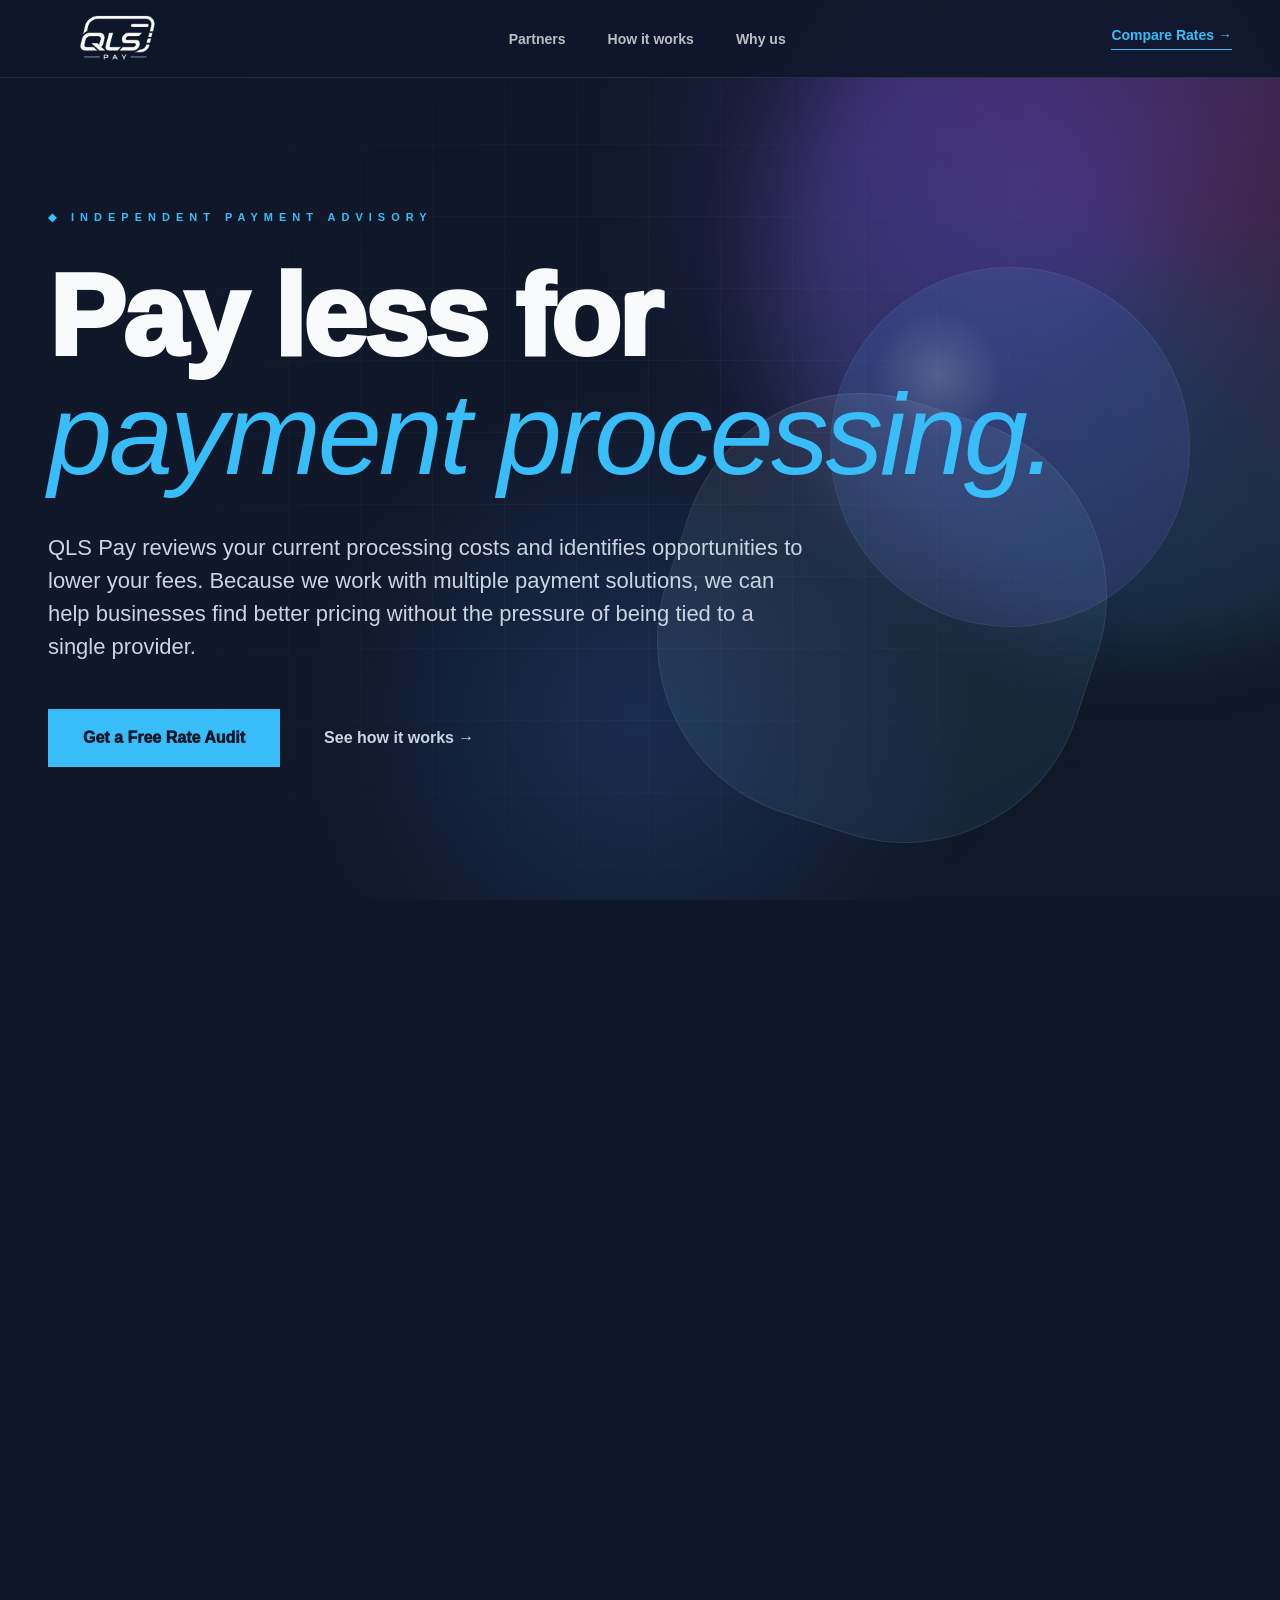
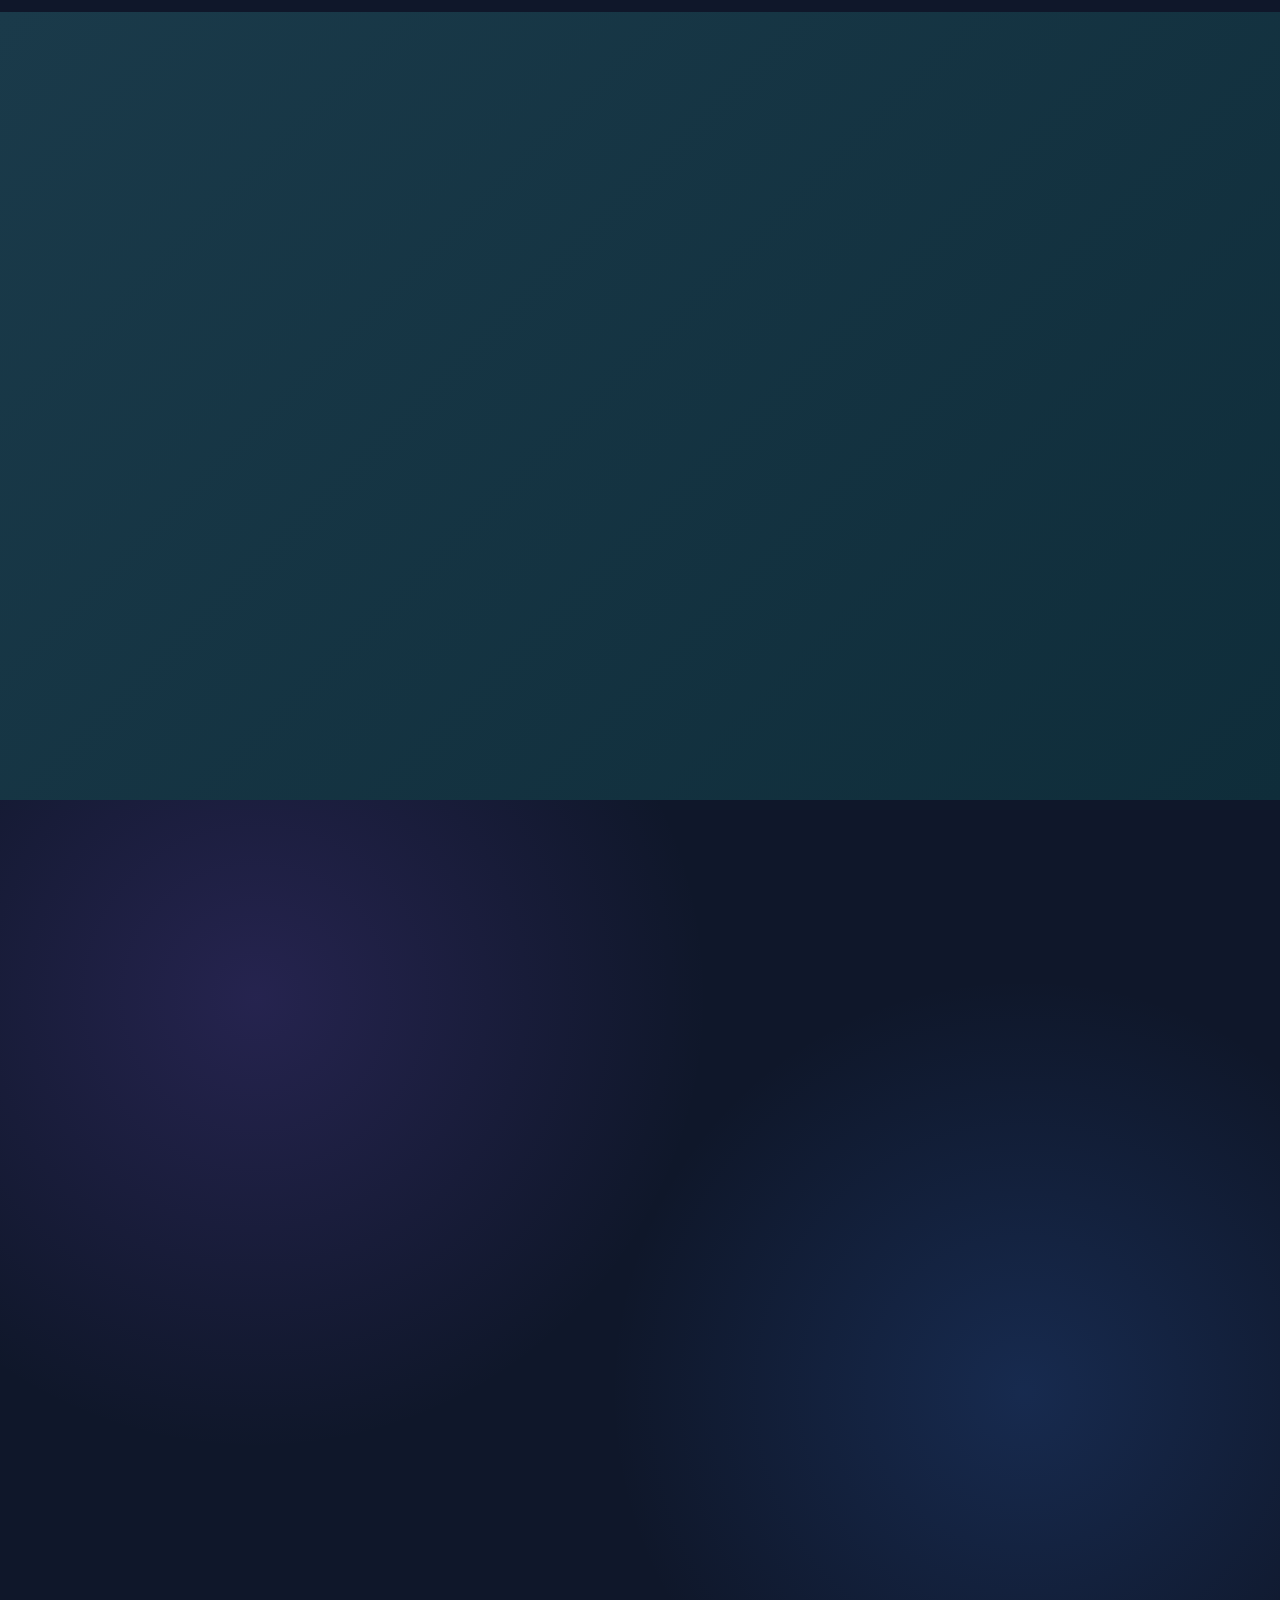
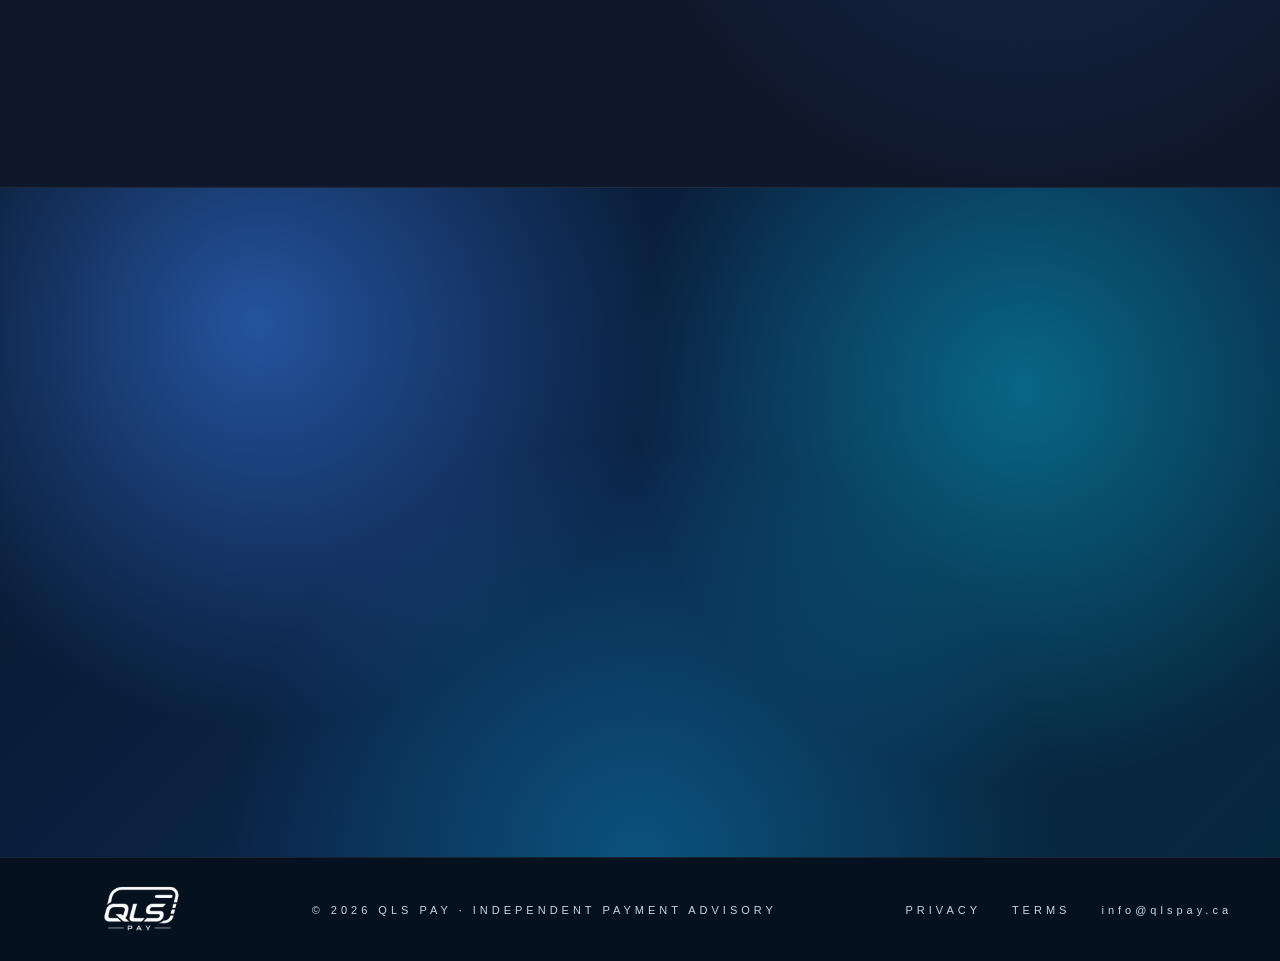
<file: index.html>
<!DOCTYPE html>
<html lang="en">
<head>
  <meta charset="UTF-8" />
  <meta name="viewport" content="width=device-width, initial-scale=1.0" />
  <title>QLS Pay</title>
  <link rel="stylesheet" href="styles.css" />
</head>

<body>
  <nav class="nav">
    <a href="index.html" class="logo"><img src="assets/qls-logo.png" alt="QLS Pay Logo"></a>

    <div class="links">
        <a href="#partners">Partners</a>      
        <a href="#how">How it works</a>
        <a href="#why">Why us</a>
    </div>

    <a class="navCta" href="#audit">Compare Rates →</a>
  </nav>

  <section class="hero">
    <div class="orb"></div>

    <div class="heroInner">
      <p class="eyebrow">◆ INDEPENDENT PAYMENT ADVISORY</p>

      <h1>
        Pay less for<br>
        <em>payment processing.</em>
      </h1>

      <p class="sub">
        QLS Pay reviews your current processing costs and identifies opportunities
        to lower your fees. Because we work with multiple payment solutions, we can
        help businesses find better pricing without the pressure of being tied to a
        single provider.
      </p>

      <div class="heroActions">
        <a class="btn" href="#audit">Get a Free Rate Audit</a>
        <a class="ghostBtn" href="#how">See how it works →</a>
      </div>
    </div>
  </section>

  <section id="partners" class="compare reveal">
    <span>OUR PARTNERS</span>
    <b>CLOVER</b>
    <b>MONERIS</b>
    <!--<b>NUVEI</b>-->
    <b>ELAVON</b>
    <b>SQUARE</b>
    <b>GLOBAL</b>
  </section>

  <section class="savings reveal">
    <div class="savingsLeft">
      <p class="label">LOWER YOUR PROCESSING COSTS</p>

      <h2>
        Keep more of<br>
        what you earn.
      </h2>
    </div>

    <div class="savingsRight">
      <p>
        We compare multiple payment solutions to find you lower rates and better value — often without changing the payment machine you already have.
      </p>

      <p class="highlight">
        One review. Multiple options. Lower costs.
      </p>
    </div>
  </section>

  <section id="how" class="how">
    <div class="sectionHead reveal">
      <p class="label">HOW IT WORKS</p>
      <h2>A simple, honest path<br>to paying less.</h2>
    </div>

    <div class="steps reveal">
      <div class="step">
        <span class="num">01</span>
        <h3>Review your current costs</h3>
        <p>Send your latest merchant statement. We review your rates, fees, equipment, and contract terms.</p>
      </div>

      <div class="step">
        <span class="num">02</span>
        <h3>Find savings opportunities</h3>
        <p>We identify where your business may be paying more than necessary and show potential ways to reduce processing costs.</p>
      </div>

      <div class="step">
        <span class="num">03</span>
        <h3>Choose what works best</h3>
        <p>You get clear options. The goal is not to force a switch — it is to help your business pay less.</p>
      </div>
    </div>
  </section>

  <section id="why" class="why">
    <div class="reveal">
      <p class="label">WHY QLS PAY</p>
      <h2 class="whyTitle">One advisor. Multiple payment solutions. Better pricing power.</h2>
    </div>

    <div class="grid reveal">
      <div class="card">
        <h3>Lower processing costs</h3>
        <p>We look for better pricing structures based on your volume, industry, and payment type.</p>
      </div>

      <div class="card">
        <h3>Multiple payment options</h3>
        <p>Because we work with different payment solutions, you're not limited to one provider's pricing.</p>
      </div>

      <div class="card">
        <h3>No pressure to switch</h3>
        <p>We focus on showing where you may be able to save. The goal is paying less, not forcing change.</p>
      </div>

      <div class="card">
        <h3>No hidden junk fees</h3>
        <p>We help spot PCI charges, batch fees, non-qualified rates, and unnecessary line items.</p>
      </div>

      <div class="card">
        <h3>Better equipment options</h3>
        <p>We can help you find terminals, wireless devices, and POS options that fit your business.</p>
      </div>

      <div class="card">
        <h3>One direct contact</h3>
        <p>You get a clear point of contact instead of being passed around call centers.</p>
      </div>
    </div>
  </section>

  <section id="audit" class="audit">
    <div class="auditInner reveal">
      <h2>See where you could<br>be <em>paying less.</em></h2>

      <p>
        Send your most recent merchant statement. We'll review it and show you
        where your business may be able to reduce payment processing costs.
      </p>

      <div id="auditNote" style="margin:48px auto 0; text-align:center;">
        <p><strong>Send statement to </strong><a href="#" id="copyEmail">info@qlspay.ca</a></p>
      </div>

      <div class="small">
        NO OBLIGATION · CONFIDENTIAL · SIMPLE PROCESS
      </div>
    </div>
  </section>

  <footer>
    <a href="index.html" class="logo"><img src="assets/qls-logo.png" alt="QLS Pay Logo"></a>
    <div>© 2026 QLS PAY · INDEPENDENT PAYMENT ADVISORY</div>
    <div>
      <a href="pages/privacy.html">PRIVACY</a>
      <a href="pages/terms.html">TERMS</a>
      <a href="mailto:info@qlspay.ca">info@qlspay.ca</a>
    </div>
  </footer>
  <script src="script.js"></script>

</body>
</html>
</file>
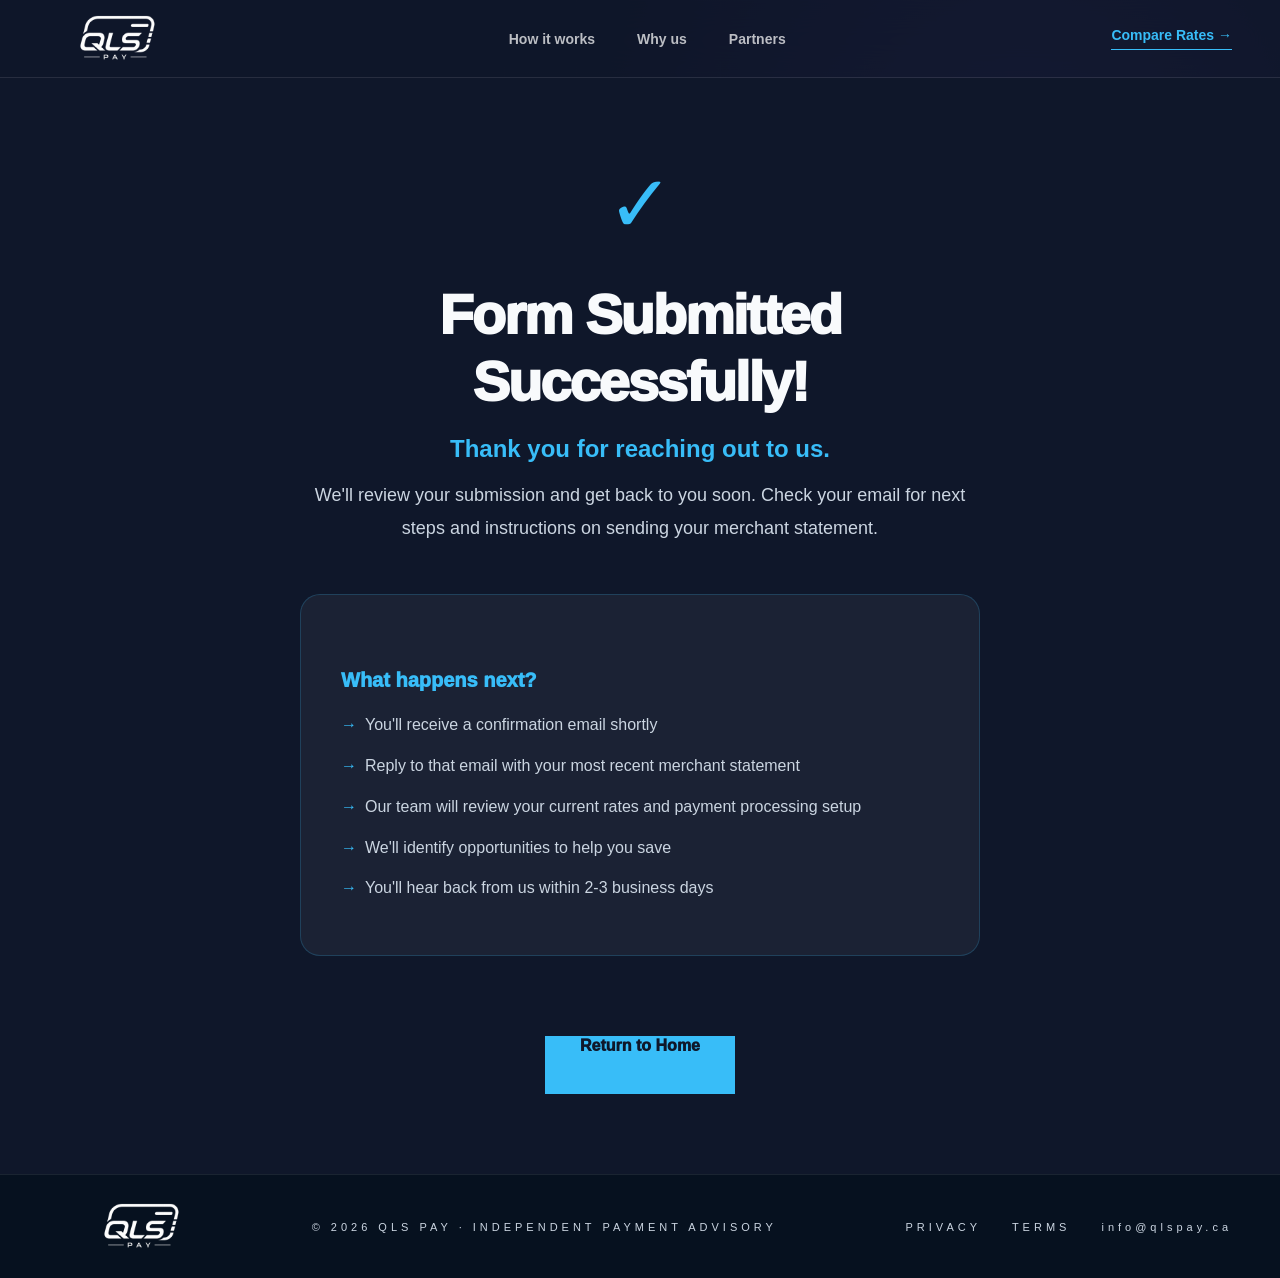
<file: thank-you.html>
<!DOCTYPE html>
<html lang="en">
<head>
  <meta charset="UTF-8" />
  <meta name="viewport" content="width=device-width, initial-scale=1.0" />
  <title>Thank You - QLS Pay</title>
  <link rel="stylesheet" href="styles.css" />
</head>

<body>
  <nav class="nav">
    <a href="index.html" class="logo"><img src="assets/qls-logo.png" alt="QLS Pay Logo"></a>

    <div class="links">
      <a href="index.html#how">How it works</a>
      <a href="index.html#why">Why us</a>
      <a href="index.html#partners">Partners</a>
    </div>

    <a class="navCta" href="index.html#audit">Compare Rates →</a>
  </nav>

  <section class="thank-you-section">
    <div class="thank-you-content">
      <div class="success-icon">✓</div>
      <h1>Form Submitted Successfully!</h1>
      <p class="thank-you-subtitle">Thank you for reaching out to us.</p>
      <p class="thank-you-message">We'll review your submission and get back to you soon. Check your email for next steps and instructions on sending your merchant statement.</p>
      
      <div class="thank-you-details">
        <h3>What happens next?</h3>
        <ul>
          <li>You'll receive a confirmation email shortly</li>
          <li>Reply to that email with your most recent merchant statement</li>
          <li>Our team will review your current rates and payment processing setup</li>
          <li>We'll identify opportunities to help you save</li>
          <li>You'll hear back from us within 2-3 business days</li>
        </ul>
      </div>

      <a href="index.html" class="btn" style="margin-top: 40px; display: inline-block;">Return to Home</a>
    </div>
  </section>

  <footer>
    <a href="index.html" class="logo"><img src="assets/qls-logo.png" alt="QLS Pay Logo"></a>
    <div>© 2026 QLS PAY · INDEPENDENT PAYMENT ADVISORY</div>
    <div>
      <a href="pages/privacy.html">PRIVACY</a>
      <a href="pages/terms.html">TERMS</a>
      <a href="mailto:info@qlspay.ca">info@qlspay.ca</a>
    </div>
  </footer>
  <script src="script.js"></script>

</body>
</html>
</file>
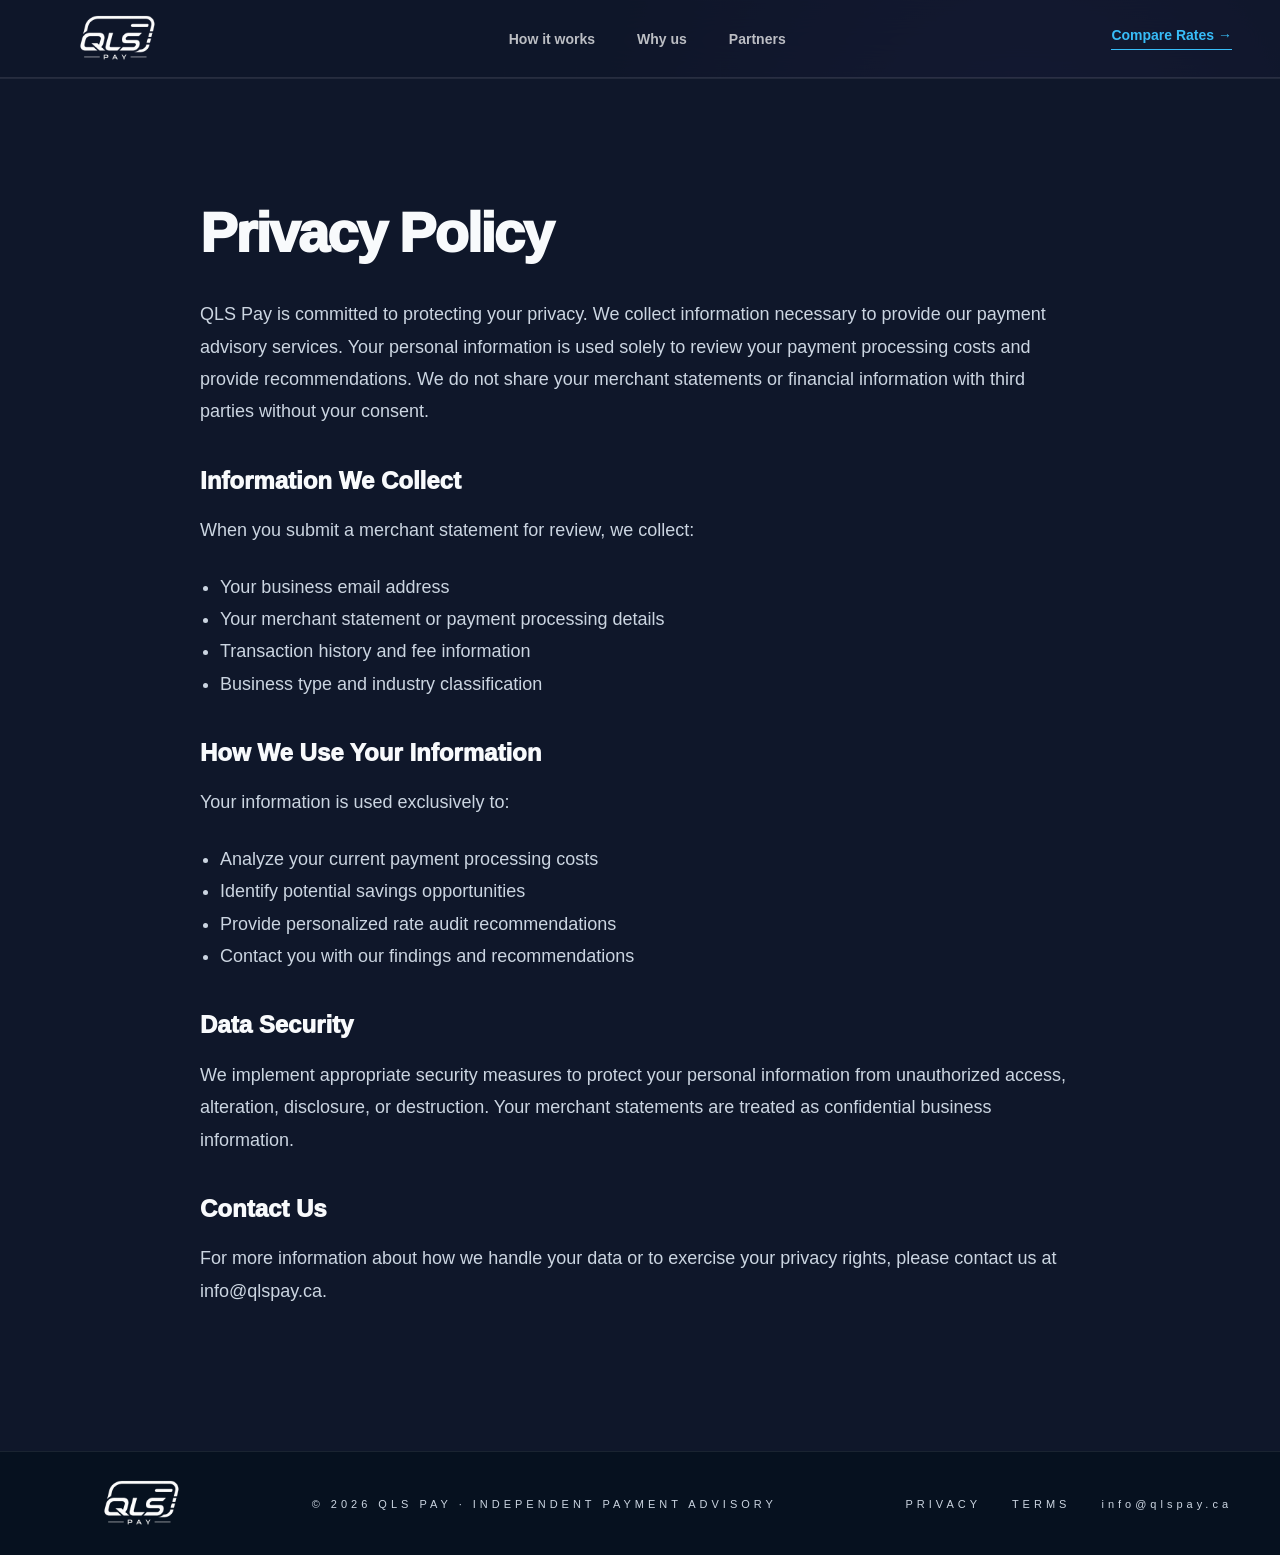
<file: pages/privacy.html>
<!DOCTYPE html>
<html lang="en">
<head>
  <meta charset="UTF-8" />
  <meta name="viewport" content="width=device-width, initial-scale=1.0" />
  <title>Privacy Policy - QLS Pay</title>
  <link rel="stylesheet" href="../styles.css" />
</head>

<body>
  <nav class="nav">
    <a href="../index.html" class="logo"><img src="../assets/qls-logo.png" alt="QLS Pay Logo"></a>

    <div class="links">
      <a href="../index.html#how">How it works</a>
      <a href="../index.html#why">Why us</a>
      <a href="../index.html#partners">Partners</a>
    </div>

    <a class="navCta" href="../index.html#audit">Compare Rates →</a>
  </nav>

  <section class="footer-section" style="min-height: 60vh; display: flex; align-items: center;">
    <div class="section-content">
      <h2>Privacy Policy</h2>
      <p>QLS Pay is committed to protecting your privacy. We collect information necessary to provide our payment advisory services. Your personal information is used solely to review your payment processing costs and provide recommendations. We do not share your merchant statements or financial information with third parties without your consent.</p>
      
      <h3 style="font-size: 24px; font-weight: 950; margin-top: 40px; margin-bottom: 20px; color: #f8fafc;">Information We Collect</h3>
      <p>When you submit a merchant statement for review, we collect:</p>
      <ul style="color: #cbd5e1; font-size: 18px; line-height: 1.8; margin-left: 20px; margin-bottom: 24px;">
        <li>Your business email address</li>
        <li>Your merchant statement or payment processing details</li>
        <li>Transaction history and fee information</li>
        <li>Business type and industry classification</li>
      </ul>

      <h3 style="font-size: 24px; font-weight: 950; margin-top: 40px; margin-bottom: 20px; color: #f8fafc;">How We Use Your Information</h3>
      <p>Your information is used exclusively to:</p>
      <ul style="color: #cbd5e1; font-size: 18px; line-height: 1.8; margin-left: 20px; margin-bottom: 24px;">
        <li>Analyze your current payment processing costs</li>
        <li>Identify potential savings opportunities</li>
        <li>Provide personalized rate audit recommendations</li>
        <li>Contact you with our findings and recommendations</li>
      </ul>

      <h3 style="font-size: 24px; font-weight: 950; margin-top: 40px; margin-bottom: 20px; color: #f8fafc;">Data Security</h3>
      <p>We implement appropriate security measures to protect your personal information from unauthorized access, alteration, disclosure, or destruction. Your merchant statements are treated as confidential business information.</p>

      <h3 style="font-size: 24px; font-weight: 950; margin-top: 40px; margin-bottom: 20px; color: #f8fafc;">Contact Us</h3>
      <p>For more information about how we handle your data or to exercise your privacy rights, please contact us at info@qlspay.ca.</p>
    </div>
  </section>

  <footer>
    <a href="../index.html" class="logo"><img src="../assets/qls-logo.png" alt="QLS Pay Logo"></a>
    <div>© 2026 QLS PAY · INDEPENDENT PAYMENT ADVISORY</div>
    <div>
      <a href="privacy.html">PRIVACY</a>
      <a href="terms.html">TERMS</a>
      <a href="mailto:info@qlspay.ca">info@qlspay.ca</a>
    </div>
  </footer>
  <script src="../script.js"></script>
</body>
</html>
</file>
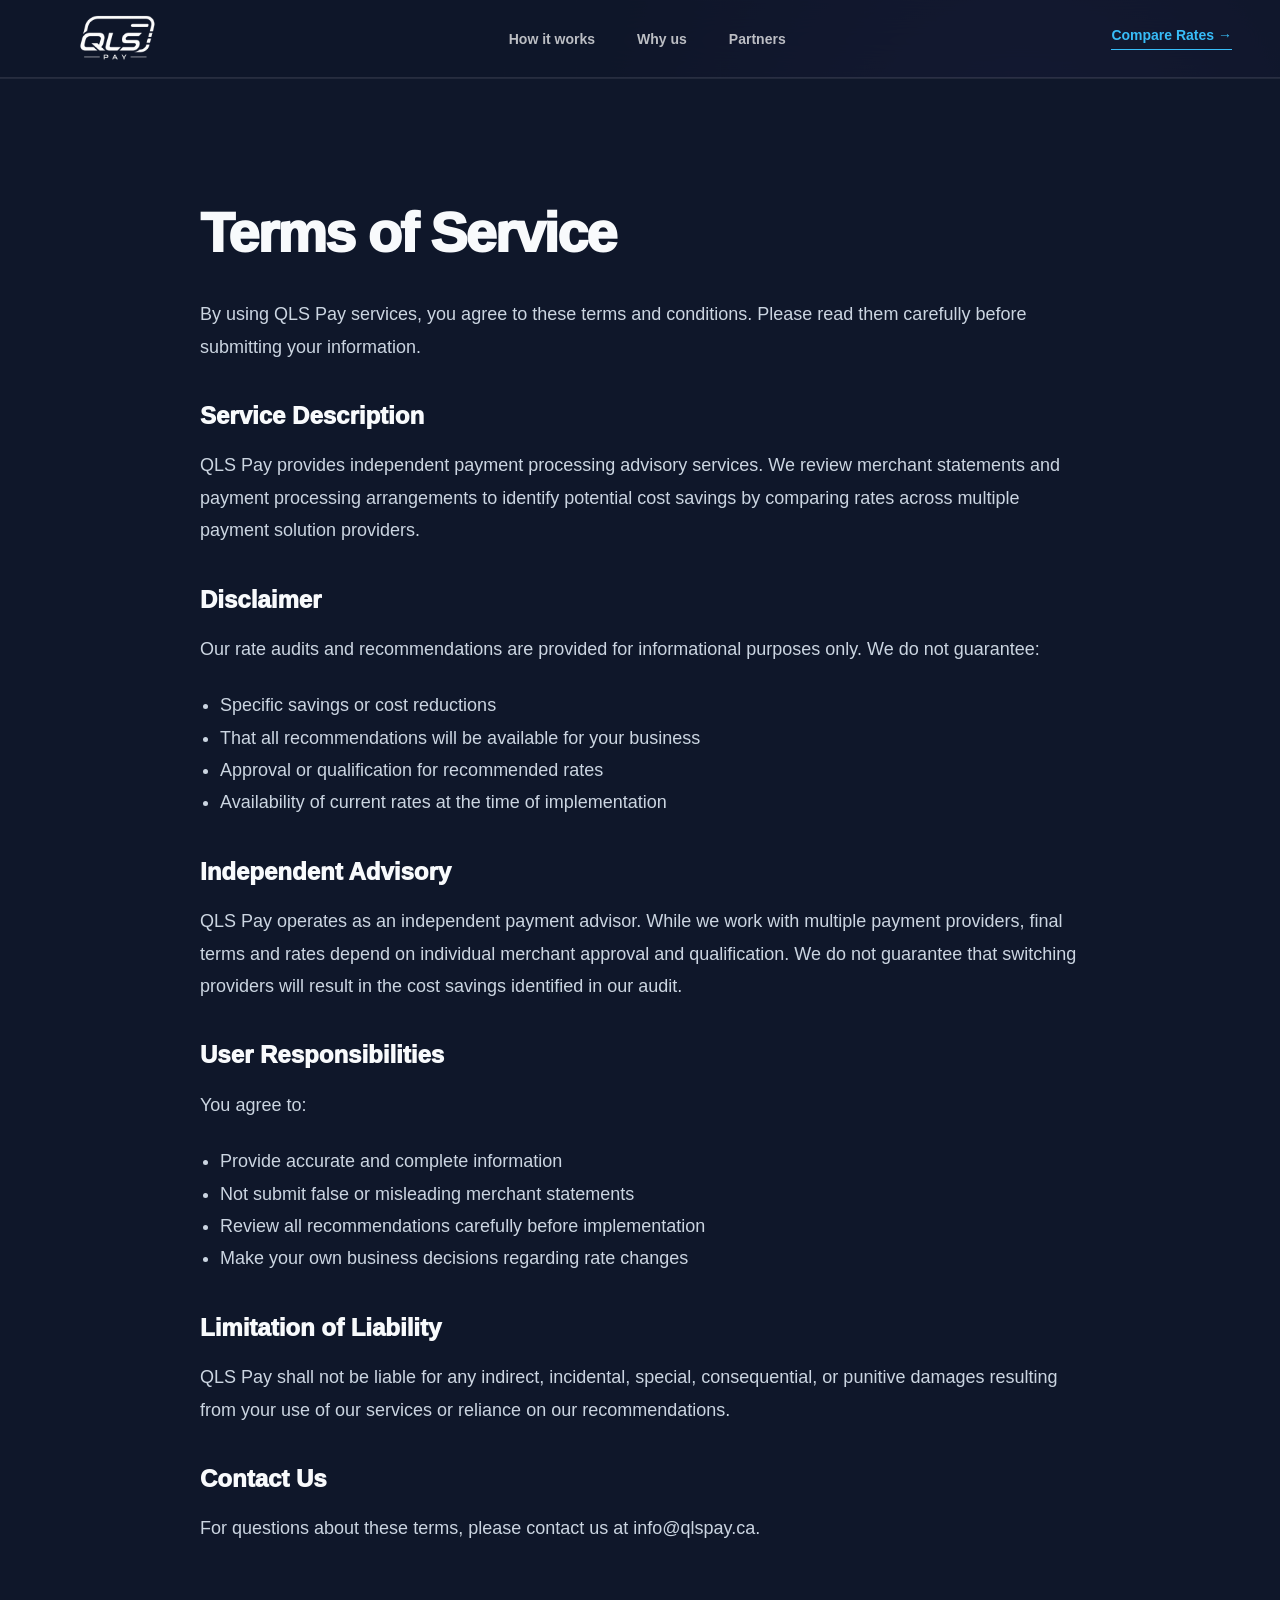
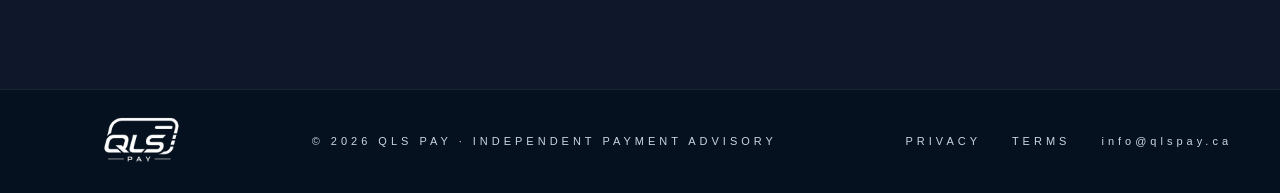
<file: pages/terms.html>
<!DOCTYPE html>
<html lang="en">
<head>
  <meta charset="UTF-8" />
  <meta name="viewport" content="width=device-width, initial-scale=1.0" />
  <title>Terms of Service - QLS Pay</title>
  <link rel="stylesheet" href="../styles.css" />
</head>

<body>
  <nav class="nav">
    <a href="../index.html" class="logo"><img src="../assets/qls-logo.png" alt="QLS Pay Logo"></a>

    <div class="links">
      <a href="../index.html#how">How it works</a>
      <a href="../index.html#why">Why us</a>
      <a href="../index.html#partners">Partners</a>
    </div>

    <a class="navCta" href="../index.html#audit">Compare Rates →</a>
  </nav>

  <section class="footer-section" style="min-height: 60vh; display: flex; align-items: center;">
    <div class="section-content">
      <h2>Terms of Service</h2>
      <p>By using QLS Pay services, you agree to these terms and conditions. Please read them carefully before submitting your information.</p>
      
      <h3 style="font-size: 24px; font-weight: 950; margin-top: 40px; margin-bottom: 20px; color: #f8fafc;">Service Description</h3>
      <p>QLS Pay provides independent payment processing advisory services. We review merchant statements and payment processing arrangements to identify potential cost savings by comparing rates across multiple payment solution providers.</p>

      <h3 style="font-size: 24px; font-weight: 950; margin-top: 40px; margin-bottom: 20px; color: #f8fafc;">Disclaimer</h3>
      <p>Our rate audits and recommendations are provided for informational purposes only. We do not guarantee:</p>
      <ul style="color: #cbd5e1; font-size: 18px; line-height: 1.8; margin-left: 20px; margin-bottom: 24px;">
        <li>Specific savings or cost reductions</li>
        <li>That all recommendations will be available for your business</li>
        <li>Approval or qualification for recommended rates</li>
        <li>Availability of current rates at the time of implementation</li>
      </ul>

      <h3 style="font-size: 24px; font-weight: 950; margin-top: 40px; margin-bottom: 20px; color: #f8fafc;">Independent Advisory</h3>
      <p>QLS Pay operates as an independent payment advisor. While we work with multiple payment providers, final terms and rates depend on individual merchant approval and qualification. We do not guarantee that switching providers will result in the cost savings identified in our audit.</p>

      <h3 style="font-size: 24px; font-weight: 950; margin-top: 40px; margin-bottom: 20px; color: #f8fafc;">User Responsibilities</h3>
      <p>You agree to:</p>
      <ul style="color: #cbd5e1; font-size: 18px; line-height: 1.8; margin-left: 20px; margin-bottom: 24px;">
        <li>Provide accurate and complete information</li>
        <li>Not submit false or misleading merchant statements</li>
        <li>Review all recommendations carefully before implementation</li>
        <li>Make your own business decisions regarding rate changes</li>
      </ul>

      <h3 style="font-size: 24px; font-weight: 950; margin-top: 40px; margin-bottom: 20px; color: #f8fafc;">Limitation of Liability</h3>
      <p>QLS Pay shall not be liable for any indirect, incidental, special, consequential, or punitive damages resulting from your use of our services or reliance on our recommendations.</p>

      <h3 style="font-size: 24px; font-weight: 950; margin-top: 40px; margin-bottom: 20px; color: #f8fafc;">Contact Us</h3>
      <p>For questions about these terms, please contact us at info@qlspay.ca.</p>
    </div>
  </section>

  <footer>
    <a href="../index.html" class="logo"><img src="../assets/qls-logo.png" alt="QLS Pay Logo"></a>
    <div>© 2026 QLS PAY · INDEPENDENT PAYMENT ADVISORY</div>
    <div>
      <a href="privacy.html">PRIVACY</a>
      <a href="terms.html">TERMS</a>
      <a href="mailto:info@qlspay.ca">info@qlspay.ca</a>
    </div>
  </footer>
  <script src="../script.js"></script>
</body>
</html>
</file>
<file: styles.css>
* {
  margin: 0;
  padding: 0;
  box-sizing: border-box;
}

html {
  scroll-behavior: smooth;
}

#how,
#why,
#partners,
#audit {
  scroll-margin-top: 100px;
}

body {
  font-family: Inter, Arial, Helvetica, sans-serif;
  background: #0f172a;
  color: #f8fafc;
  overflow-x: hidden;
}

body::before {
  content: "";
  position: fixed;
  inset: 0;
  z-index: -4;
  background:
    radial-gradient(circle at 80% 20%, rgba(139,92,246,.25), transparent 35%),
    radial-gradient(circle at 50% 80%, rgba(59,130,246,.2), transparent 35%),
    linear-gradient(135deg, #0f172a 0%, #111827 100%);
}

body::after {
  content: "";
  position: fixed;
  inset: 0;
  z-index: -3;
  background-image:
    linear-gradient(rgba(255,255,255,.04) 1px, transparent 1px),
    linear-gradient(90deg, rgba(255,255,255,.04) 1px, transparent 1px);
  background-size: 72px 72px;
  mask-image: radial-gradient(circle at center, black 0%, transparent 80%);
}

.nav {
  position: sticky;
  top: 0;
  z-index: 10;
  height: 78px;
  padding: 0 48px;
  display: flex;
  align-items: center;
  justify-content: space-between;
  background: rgba(15, 23, 42, .82);
  backdrop-filter: blur(18px);
  border-bottom: 1px solid rgba(255,255,255,.1);
}

.logo {
  display: flex;
  align-items: center;
  text-decoration: none;
}

.logo img {
  height: 90px;
  width: auto;
  object-fit: contain;
}

.logo span {
  color: #38bdf8;
}

.links {
  display: flex;
  gap: 42px;
}

a {
  color: inherit;
  text-decoration: none;
}

.links a {
  color: rgba(255,255,255,.72);
  font-size: 14px;
  font-weight: 800;
  transition: .25s ease;
}

.links a:hover {
  color: #fff;
  text-shadow: 0 0 18px rgba(56,189,248,.45);
}

.navCta {
  color: #38bdf8;
  font-size: 14px;
  font-weight: 900;
  border-bottom: 1px solid #38bdf8;
  padding-bottom: 6px;
  transition: .25s ease;
}

.navCta:hover {
  color: #0f172a;
  background: #38bdf8;
  padding: 12px 18px;
  border-radius: 999px;
  box-shadow: 0 0 35px rgba(56,189,248,.42);
}

section {
  padding-left: 48px;
  padding-right: 48px;
  position: relative;
  overflow: hidden;
}

.hero {
  min-height: calc(100vh - 78px);
  display: flex;
  align-items: center;
}

.hero::before {
  content: "";
  position: absolute;
  width: 760px;
  height: 760px;
  right: -250px;
  top: -190px;
  border-radius: 50%;
  background: conic-gradient(
    from 180deg,
    rgba(56,189,248,.2),
    rgba(139,92,246,.34),
    rgba(236,72,153,.22),
    rgba(56,189,248,.2)
  );
  filter: blur(42px);
  opacity: .75;
  animation: spinGlow 24s linear infinite;
}

.hero::after {
  content: "";
  position: absolute;
  width: 430px;
  height: 430px;
  left: 52%;
  bottom: 8%;
  border-radius: 42%;
  background: linear-gradient(135deg, rgba(255,255,255,.08), rgba(56,189,248,.09));
  border: 1px solid rgba(255,255,255,.08);
  transform: rotate(18deg);
  animation: floatShape 9s ease-in-out infinite;
}

.heroInner {
  max-width: 1080px;
  position: relative;
  z-index: 2;
  animation: fadeUp .8s ease both;
}

.eyebrow,
.label {
  color: #38bdf8;
  letter-spacing: 6px;
  font-size: 11px;
  font-weight: 900;
  margin-bottom: 34px;
}

h1 {
  max-width: 1080px;
  font-size: clamp(58px, 9vw, 118px);
  line-height: 1.02;
  letter-spacing: -3px;
  font-weight: 950;
}

h1 em,
h2 em {
  color: #38bdf8;
  font-style: italic;
  font-weight: 400;
}

.sub {
  max-width: 760px;
  margin-top: 38px;
  color: #cbd5e1;
  font-size: 22px;
  line-height: 1.5;
}

.heroActions {
  display: flex;
  align-items: center;
  gap: 22px;
  margin-top: 46px;
}

.btn {
  display: inline-flex;
  align-items: center;
  justify-content: center;
  min-height: 58px;
  padding: 0 34px;
  background: #38bdf8;
  color: #0f172a;
  font-weight: 950;
  transition: .25s ease;
  border: 1px solid #38bdf8;
}

.btn:hover {
  transform: translateY(-3px);
  box-shadow: 0 18px 42px rgba(56,189,248,.35);
  background: #7dd3fc;
}

.ghostBtn {
  color: #cbd5e1;
  font-weight: 900;
  padding: 18px 22px;
  transition: .25s ease;
  border-radius: 999px;
}

.ghostBtn:hover {
  color: #fff;
  background: rgba(255,255,255,.08);
  box-shadow: inset 0 0 0 1px rgba(255,255,255,.1);
}

.orb {
  position: absolute;
  right: 7%;
  top: 23%;
  width: 360px;
  height: 360px;
  border-radius: 50%;
  background:
    radial-gradient(circle at 30% 30%, rgba(255,255,255,.22), transparent 18%),
    linear-gradient(135deg, rgba(56,189,248,.16), rgba(139,92,246,.18));
  border: 1px solid rgba(255,255,255,.08);
  animation: float 7s ease-in-out infinite;
  opacity: .75;
  z-index: 1;
}

/* PARTNERS */
.compare {
  min-height: 120px;
  display: grid;
  grid-template-columns: 1.4fr repeat(5, 1fr);
  align-items: center;
  gap: 20px;
  background: #1e293b;
  border-top: 1px solid rgba(255,255,255,.1);
  border-bottom: 1px solid rgba(255,255,255,.1);
  color: #f8fafc;
}

.compare span {
  color: #38bdf8;
  letter-spacing: 5px;
  font-size: 10px;
  font-weight: 900;
  line-height: 1.5;
}

.compare b {
  text-align: center;
  color: #cbd5e1;
  font-weight: 800;
  font-size: 20px;
  transition: .25s ease;
}

.compare b:hover {
  color: #0284c7;
  transform: translateY(-3px);
}

/* SAVINGS */
.savings {
  display: grid;
  grid-template-columns: 1fr 1fr;
  gap: 100px;
  padding: 140px 48px;
  background: linear-gradient(135deg, #e3f2fd, #f1f7ff);
  color: #0f172a;
  border-bottom: 1px solid #b3e5fc;
}

.savingsLeft,
.savingsRight,
.sectionHead,
.steps,
.why > div,
.grid {
  position: relative;
  z-index: 2;
}

.savings h2 {
  color: #0f172a;
}

.savings .label {
  color: #0284c7;
}

.savingsRight p {
  color: #0f172a;
  font-size: 18px;
  line-height: 1.8;
  font-weight: 500;
  margin-bottom: 24px;
  font-style: italic;
}

.highlight {
  color: #0a2d5c !important;
  font-size: 46px !important;
  font-weight: 1000;
  letter-spacing: 1.5px;
  line-height: 1.2;
  display: block;
  margin-top: 20px;
  text-shadow: 0.5px 0.5px 0px rgba(10, 45, 92, 0.3);
}

/* HOW */
.how {
  background: linear-gradient(135deg, #1a3a4a, #0f2d3a);
  color: #f8fafc;
  padding-top: 120px;
  padding-bottom: 120px;
}

.how .label {
  color: #38bdf8;
}

.how h2 {
  color: #f8fafc !important;
}

.sectionHead {
  display: grid;
  grid-template-columns: .65fr 1.35fr;
  gap: 60px;
  align-items: start;
}

h2 {
  font-size: clamp(48px, 6vw, 78px);
  line-height: 1.02;
  letter-spacing: -4px;
  font-weight: 950;
}

.steps {
  margin-top: 78px;
  display: grid;
  grid-template-columns: repeat(3, 1fr);
  gap: 22px;
  background: transparent;
  border: none;
}

.step {
  padding: 44px 40px;
  min-height: 280px;
  background: rgba(30, 58, 74, 0.8);
  border-radius: 20px;
  border: 1px solid rgba(56, 189, 248, 0.2);
  transition: .25s ease;
}

.step:hover,
.card:hover {
  transform: translateY(-5px);
  box-shadow: 0 24px 70px rgba(15,23,42,.14);
}

.num {
  color: #0284c7;
  font-weight: 950;
  letter-spacing: 2px;
  font-size: 14px;
}

h3 {
  margin-top: 34px;
  font-size: 24px;
  line-height: 1.1;
}

.step h3 {
  color: #f8fafc;
}

.step p {
  margin-top: 20px;
  color: #cbd5e1;
  font-size: 16px;
  line-height: 1.55;
  max-width: 360px;
}

/* WHY */
.why {
  background: #0f172a;
  color: #f8fafc;
  padding-top: 120px;
  padding-bottom: 120px;
}

.why::after {
  content: "";
  position: absolute;
  inset: 0;
  background:
    radial-gradient(circle at 20% 20%, rgba(139,92,246,.18), transparent 35%),
    radial-gradient(circle at 80% 60%, rgba(59,130,246,.18), transparent 35%);
  pointer-events: none;
}

.why .label {
  color: #38bdf8;
}

.whyTitle {
  color: #f8fafc;
  max-width: 820px;
  margin-left: auto;
}

.grid {
  margin-top: 78px;
  display: grid;
  grid-template-columns: repeat(3, 1fr);
  border: 1px solid rgba(255,255,255,.12);
  background: rgba(255,255,255,.03);
  backdrop-filter: blur(16px);
}

.card {
  min-height: 178px;
  padding: 38px 32px;
  border-right: 1px solid rgba(255,255,255,.1);
  border-bottom: 1px solid rgba(255,255,255,.1);
  transition: .25s ease;
}

.card:nth-child(3),
.card:nth-child(6) {
  border-right: none;
}

.card:nth-child(n+4) {
  border-bottom: none;
}

.card h3 {
  margin-top: 0;
  font-size: 20px;
  color: #f8fafc;
}

.card p {
  margin-top: 20px;
  color: #cbd5e1;
  font-size: 16px;
  line-height: 1.55;
  max-width: 360px;
}

/* AUDIT */
.audit {
  min-height: 670px;
  display: flex;
  align-items: center;
  justify-content: center;
  text-align: center;
  border-top: 1px solid rgba(255,255,255,.08);
  color: #f8fafc;
}

.audit::before {
  content: "";
  position: absolute;
  inset: 0;
  background:
    radial-gradient(circle at 20% 20%, rgba(59,130,246,.55), transparent 35%),
    radial-gradient(circle at 80% 30%, rgba(6,182,212,.45), transparent 35%),
    radial-gradient(circle at 50% 100%, rgba(14,165,233,.35), transparent 45%),
    linear-gradient(135deg, #071426, #0b2447, #06283d);
  z-index: 0;
}

.auditInner {
  position: relative;
  z-index: 1;
  max-width: 760px;
}

.audit h2 {
  color: #ffffff !important;
}

.audit h2 em {
  color: #22d3ee !important;
}

.audit p {
  margin: 32px auto 0;
  max-width: 620px;
  color: #cbd5e1 !important;
  font-size: 20px;
  line-height: 1.5;
}

.form {
  margin: 48px auto 0;
  display: flex;
  max-width: 620px;
  gap: 12px;
}

/* Simple audit note styling (minimal) */
#auditNote { margin: 48px auto 0; max-width: 620px; }
#auditNote a { color: #38bdf8; text-decoration: underline; font-weight:700; }
#auditNote a.copied { color: #bbf7d0; }

.form input {
  flex: 1;
  height: 60px;
  background: rgba(255,255,255,.08);
  border: 1px solid rgba(255,255,255,.18);
  color: #f8fafc;
  padding: 0 18px;
  font-size: 16px;
  outline: none;
  transition: .25s ease;
}

.form input::placeholder {
  color: #94a3b8;
}

.form input:focus {
  border-color: #38bdf8;
  box-shadow: 0 0 0 4px rgba(56,189,248,.12);
}

.form button {
  height: 60px;
  background: #38bdf8;
  border: 1px solid #38bdf8;
  color: #031525;
  padding: 0 32px;
  font-weight: 950;
  cursor: pointer;
  transition: .25s ease;
}

.form button:hover {
  background: #7dd3fc;
  transform: translateY(-3px);
  box-shadow: 0 18px 42px rgba(56,189,248,.35);
}

.small {
  margin-top: 26px;
  color: #cbd5e1;
  letter-spacing: 5px;
  font-size: 11px;
}

/* FOOTER SECTIONS */
.footer-section {
  background: #0f172a;
  color: #f8fafc;
  padding: 120px 48px;
  border-top: 1px solid rgba(255,255,255,.08);
}

.section-content {
  max-width: 1080px;
  margin: 0 auto;
}

.footer-section h2 {
  font-size: clamp(36px, 5vw, 56px);
  line-height: 1.2;
  letter-spacing: -2px;
  font-weight: 950;
  margin-bottom: 32px;
  color: #f8fafc;
}

.footer-section p {
  font-size: 18px;
  line-height: 1.8;
  color: #cbd5e1;
  margin-bottom: 24px;
  max-width: 880px;
}

/* FOOTER */
footer {
  min-height: 104px;
  padding: 0 48px;
  background: #06111f;
  display: flex;
  align-items: center;
  justify-content: space-between;
  color: #cbd5e1;
  font-size: 11px;
  letter-spacing: 4px;
  border-top: 1px solid rgba(255,255,255,.08);
}

footer a {
  color: #cbd5e1;
  margin-left: 24px;
  transition: .25s ease;
}

footer a:hover {
  color: #38bdf8;
}

/* ANIMATIONS */
.reveal {
  opacity: 0;
  transform: translateY(28px);
  transition: opacity .65s ease, transform .65s ease;
}

.reveal.show {
  opacity: 1;
  transform: translateY(0);
}

@keyframes fadeUp {
  from {
    opacity: 0;
    transform: translateY(24px);
  }

  to {
    opacity: 1;
    transform: translateY(0);
  }
}

@keyframes float {
  0%, 100% {
    transform: translateY(0) rotate(0deg);
  }

  50% {
    transform: translateY(-18px) rotate(6deg);
  }
}

@keyframes spinGlow {
  from {
    transform: rotate(0deg);
  }

  to {
    transform: rotate(360deg);
  }
}

@keyframes floatShape {
  0%, 100% {
    transform: translateY(0) rotate(18deg);
  }

  50% {
    transform: translateY(-20px) rotate(25deg);
  }
}

/* THANK YOU PAGE */
.thank-you-section {
  min-height: calc(100vh - 78px);
  display: flex;
  align-items: center;
  justify-content: center;
  padding: 80px 48px;
  background: #0f172a;
  color: #f8fafc;
}

.thank-you-content {
  max-width: 680px;
  text-align: center;
  animation: fadeUp .8s ease both;
}

.success-icon {
  font-size: 80px;
  color: #38bdf8;
  margin-bottom: 30px;
  animation: scaleIn .6s ease-out;
}

@keyframes scaleIn {
  from {
    transform: scale(0);
    opacity: 0;
  }
  to {
    transform: scale(1);
    opacity: 1;
  }
}

.thank-you-section h1 {
  font-size: clamp(36px, 6vw, 56px);
  line-height: 1.2;
  letter-spacing: -2px;
  font-weight: 950;
  margin-bottom: 20px;
  color: #f8fafc;
}

.thank-you-subtitle {
  font-size: 24px;
  font-weight: 700;
  color: #38bdf8;
  margin-bottom: 16px;
}

.thank-you-message {
  font-size: 18px;
  line-height: 1.8;
  color: #cbd5e1;
  margin-bottom: 50px;
}

.thank-you-details {
  background: rgba(255, 255, 255, 0.05);
  border: 1px solid rgba(56, 189, 248, 0.2);
  border-radius: 20px;
  padding: 40px;
  text-align: left;
  margin: 40px 0;
}

.thank-you-details h3 {
  font-size: 20px;
  font-weight: 950;
  color: #38bdf8;
  margin-bottom: 20px;
}

.thank-you-details ul {
  list-style: none;
  padding: 0;
}

.thank-you-details li {
  font-size: 16px;
  color: #cbd5e1;
  line-height: 1.8;
  margin-bottom: 12px;
  padding-left: 24px;
  position: relative;
}

.thank-you-details li:before {
  content: "→";
  position: absolute;
  left: 0;
  color: #38bdf8;
  font-weight: 900;
}

/* MOBILE */
@media (max-width: 900px) {
  .nav,
  section,
  footer {
    padding-left: 20px;
    padding-right: 20px;
  }

  .links {
    display: none;
  }

  h1 {
    letter-spacing: -3px;
  }

  .orb,
  .hero::after {
    display: none;
  }

  .compare {
    grid-template-columns: 1fr 1fr;
    padding-top: 28px;
    padding-bottom: 28px;
  }

  .savings,
  .sectionHead,
  .steps,
  .grid {
    grid-template-columns: 1fr;
  }

  .savings {
    gap: 40px;
    padding: 80px 20px;
  }

  .whyTitle {
    margin-left: 0;
  }

  .card {
    border-right: none !important;
    border-bottom: 1px solid rgba(255,255,255,.1) !important;
  }

  .form {
    flex-direction: column;
  }

  footer {
    padding-top: 28px;
    padding-bottom: 28px;
    flex-direction: column;
    gap: 18px;
    text-align: center;
  }
}
</file>
